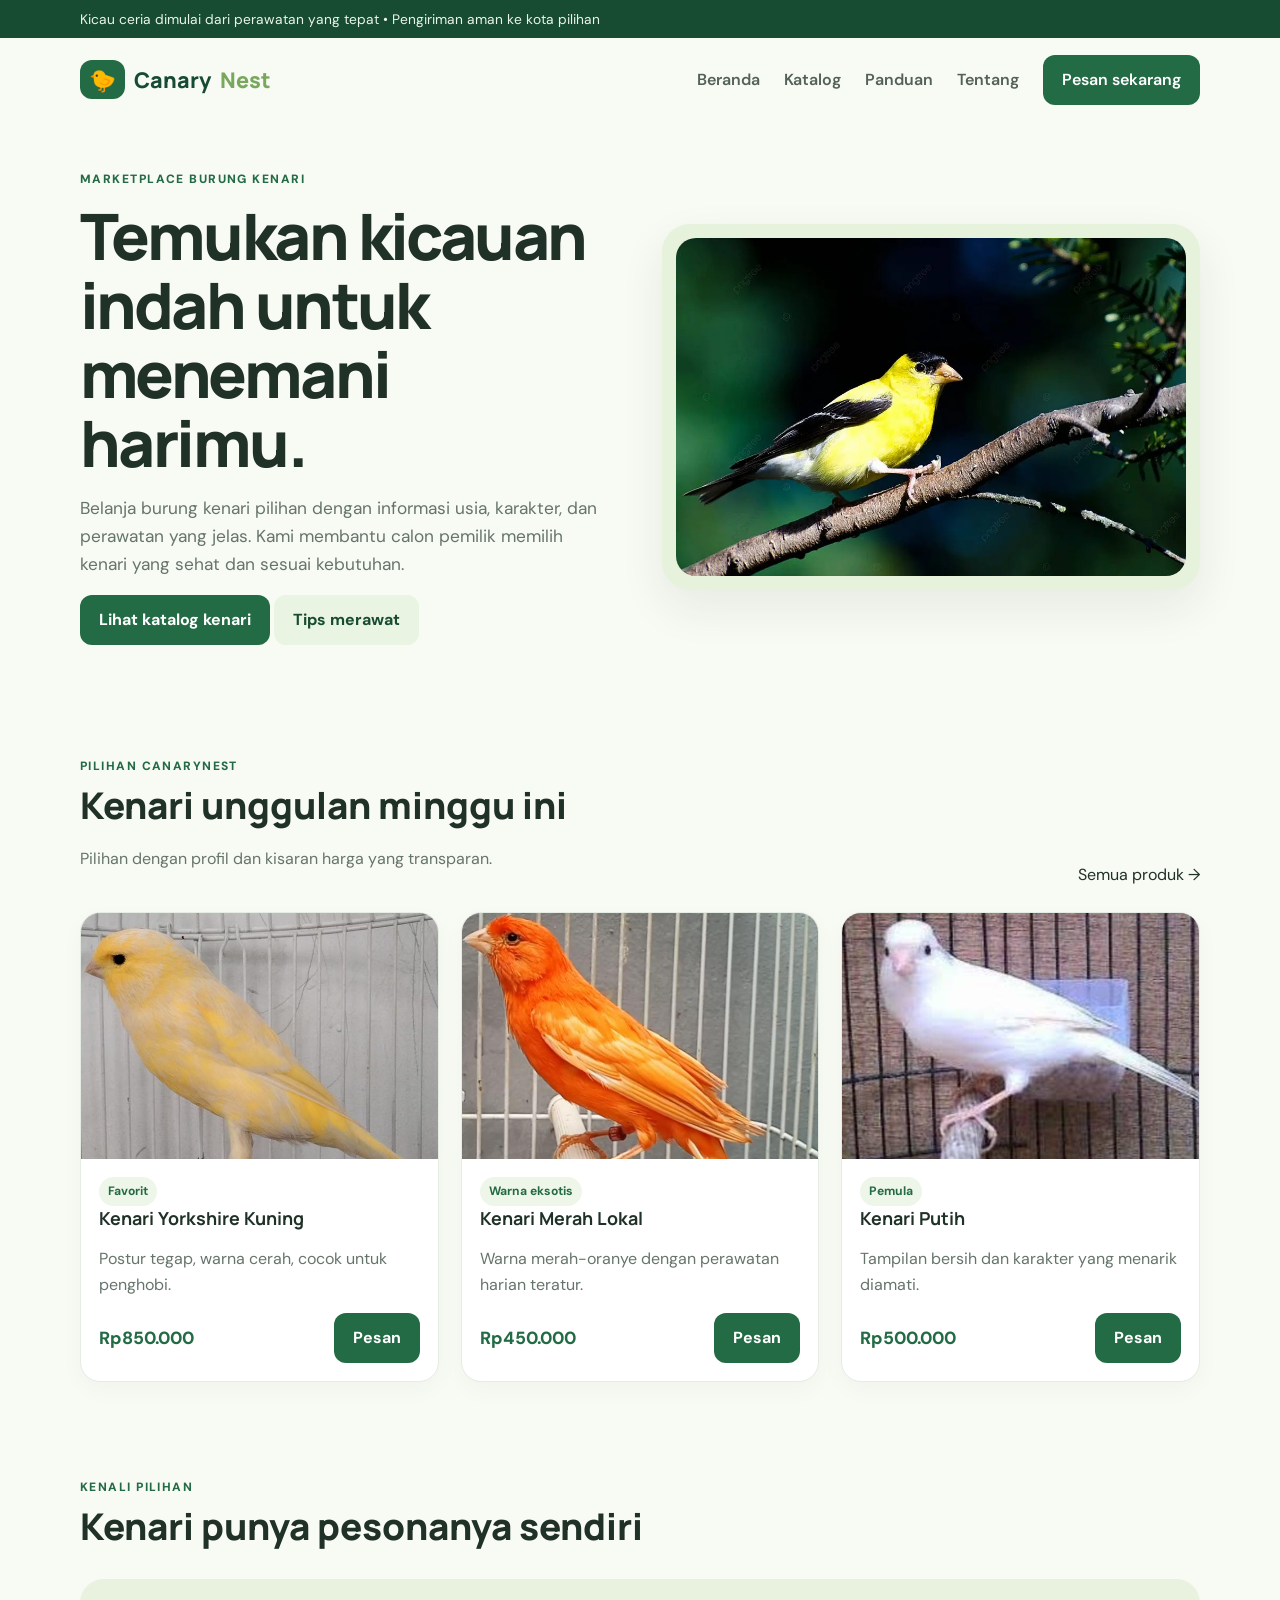
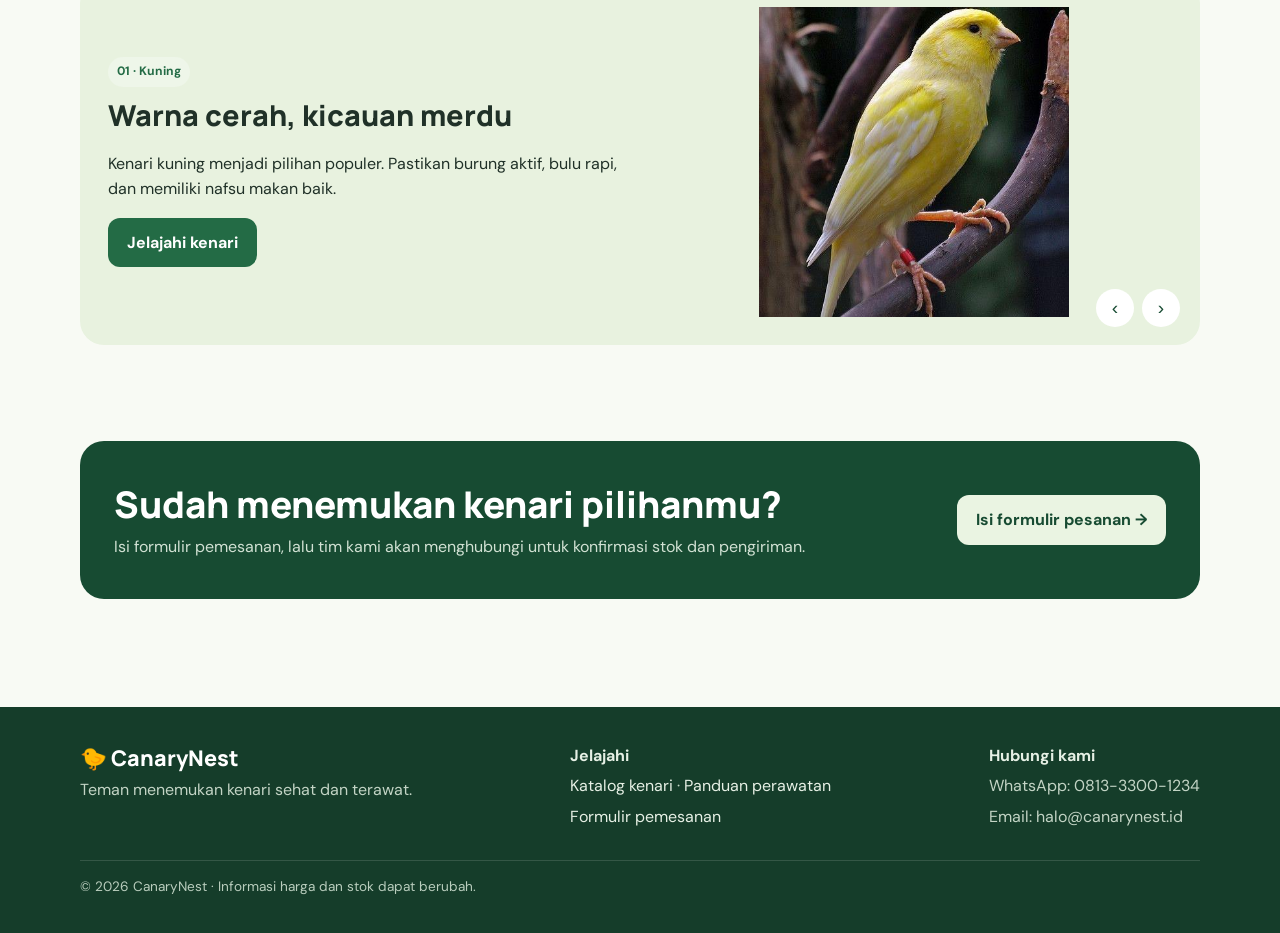
<file: UAS P.WEB/index.html>
<!doctype html>
<html lang="id">
  <head>
    <meta charset="utf-8">
    <meta name="viewport" content="width=device-width, initial-scale=1">
    <title>CanaryNest | Jual Beli Burung Kenari</title>
    <link rel="stylesheet" href="style.css">
  </head>
  <body>
    <div class="topbar">
      <div class="container">
        Kicau ceria dimulai dari perawatan yang tepat • Pengiriman aman ke kota pilihan
      </div>
    </div>

    <header class="container navwrap">
      <a class="brand" href="index.html">
        <span class="brand-mark">🐤</span> Canary<span style="color: #79a85d">Nest</span>
      </a>
      <button class="menu-btn" aria-label="Buka menu" onclick="toggleMenu()">☰</button>
      <nav class="nav" id="mainNav">
        <a href="index.html">Beranda</a>
        <a href="katalog.html">Katalog</a>
        <a href="panduan.html">Panduan</a>
        <a href="tentang.html">Tentang</a>
        <a class="btn" href="pemesanan.html">Pesan sekarang</a>
      </nav>
    </header>

    <main class="container">
      <section class="hero">
        <div>
          <div class="eyebrow">Marketplace burung kenari</div>
          <h1>Temukan kicauan indah untuk menemani harimu.</h1>
          <p>
            Belanja burung kenari pilihan dengan informasi usia, karakter, dan perawatan yang jelas.
            Kami membantu calon pemilik memilih kenari yang sehat dan sesuai kebutuhan.
          </p>
          <a class="btn" href="katalog.html">Lihat katalog kenari</a>
          <a class="btn light" href="panduan.html">Tips merawat</a>
        </div>
        <div class="hero-art">
          <img src="gambar/bertengger.jpg" alt="Burung kenari Emas Amerika kuning bertengger di dahan">
        </div>
      </section>

      <section class="section">
        <div class="section-head">
          <div>
            <div class="eyebrow">Pilihan CanaryNest</div>
            <h2>Kenari unggulan minggu ini</h2>
            <p class="muted">Pilihan dengan profil dan kisaran harga yang transparan.</p>
          </div>
          <a href="katalog.html">Semua produk →</a>
        </div>
        <div class="cards">
          <article class="card">
            <img class="crop-top" src="gambar/yorkshire.jpg" alt="Kenari Yorkshire kuning">
            <div class="card-body">
              <span class="tag">Favorit</span>
              <h3>Kenari Yorkshire Kuning</h3>
              <p class="muted">Postur tegap, warna cerah, cocok untuk penghobi.</p>
              <div class="card-foot">
                <span class="price">Rp850.000</span>
                <a href="pemesanan.html" class="btn">Pesan</a>
              </div>
            </div>
          </article>
          <article class="card">
            <img src="gambar/merahlokal.jpg" alt="Kenari merah lokal">
            <div class="card-body">
              <span class="tag">Warna eksotis</span>
              <h3>Kenari Merah Lokal</h3>
              <p class="muted">Warna merah-oranye dengan perawatan harian teratur.</p>
              <div class="card-foot">
                <span class="price">Rp450.000</span>
                <a href="pemesanan.html" class="btn">Pesan</a>
              </div>
            </div>
          </article>
          <article class="card">
            <img src="gambar/putih.jpg" alt="Kenari putih">
            <div class="card-body">
              <span class="tag">Pemula</span>
              <h3>Kenari Putih</h3>
              <p class="muted">Tampilan bersih dan karakter yang menarik diamati.</p>
              <div class="card-foot">
                <span class="price">Rp500.000</span>
                <a href="pemesanan.html" class="btn">Pesan</a>
              </div>
            </div>
          </article>
        </div>
      </section>

      <section class="section">
        <div class="section-head">
          <div>
            <div class="eyebrow">Kenali pilihan</div>
            <h2>Kenari punya pesonanya sendiri</h2>
          </div>
        </div>
        <div class="carousel">
          <div class="slides">
            <div class="slide">
              <div>
                <span class="tag">01 · Kuning</span>
                <h3>Warna cerah, kicauan merdu</h3>
                <p>
                  Kenari kuning menjadi pilihan populer. Pastikan burung aktif, bulu rapi, dan
                  memiliki nafsu makan baik.
                </p>
                <a class="btn" href="katalog.html">Jelajahi kenari</a>
              </div>
              <img src="gambar/kuning.jpg" alt="Kenari kuning">
            </div>
            <div class="slide">
              <div>
                <span class="tag">02 · Merah</span>
                <h3>Karakter warna yang kuat</h3>
                <p>
                  Kenari merah menarik bagi penghobi yang menyukai variasi warna. Jaga pola pakan
                  dan kebersihan kandang.
                </p>
                <a class="btn" href="panduan.html">Baca panduan</a>
              </div>
              <img src="gambar/merah.jpg" alt="Kenari merah">
            </div>
            <div class="slide">
              <div>
                <span class="tag">03 · Putih</span>
                <h3>Tampilan bersih dan elegan</h3>
                <p>
                  Kenari putih cocok untuk dinikmati keindahan tampilannya. Berikan lingkungan
                  tenang dan sirkulasi udara baik.
                </p>
                <a class="btn" href="pemesanan.html">Tanya ketersediaan</a>
              </div>
              <img src="gambar/putih.jpg" alt="Kenari putih">
            </div>
          </div>
          <div class="carousel-controls">
            <button class="circle-btn" data-prev aria-label="Slide sebelumnya">‹</button>
            <button class="circle-btn" data-next aria-label="Slide berikutnya">›</button>
          </div>
        </div>
      </section>

      <section class="section">
        <div class="banner">
          <div>
            <h2>Sudah menemukan kenari pilihanmu?</h2>
            <p>
              Isi formulir pemesanan, lalu tim kami akan menghubungi untuk konfirmasi stok dan
              pengiriman.
            </p>
          </div>
          <a class="btn light" href="pemesanan.html">Isi formulir pesanan →</a>
        </div>
      </section>
    </main>

    <footer class="footer">
      <div class="container footer-grid">
        <div>
          <div class="brand" style="color: white">🐤 CanaryNest</div>
          <p>Teman menemukan kenari sehat dan terawat.</p>
        </div>
        <div>
          <strong>Jelajahi</strong>
          <p>
            <a href="katalog.html">Katalog kenari</a> ·
            <a href="panduan.html">Panduan perawatan</a>
          </p>
          <p><a href="pemesanan.html">Formulir pemesanan</a></p>
        </div>
        <div>
          <strong>Hubungi kami</strong>
          <p>WhatsApp: 0813-3300-1234</p>
          <p>Email: halo@canarynest.id</p>
        </div>
      </div>
      <div
        class="container"
        style="border-top: 1px solid #ffffff22; margin-top: 25px; padding-top: 15px; font-size: 0.85rem; color: #b9cdbd"
      >
        © 2026 CanaryNest · Informasi harga dan stok dapat berubah.
      </div>
    </footer>
    <script src="assets/site.js"></script>
  </body>
</html>
</file>
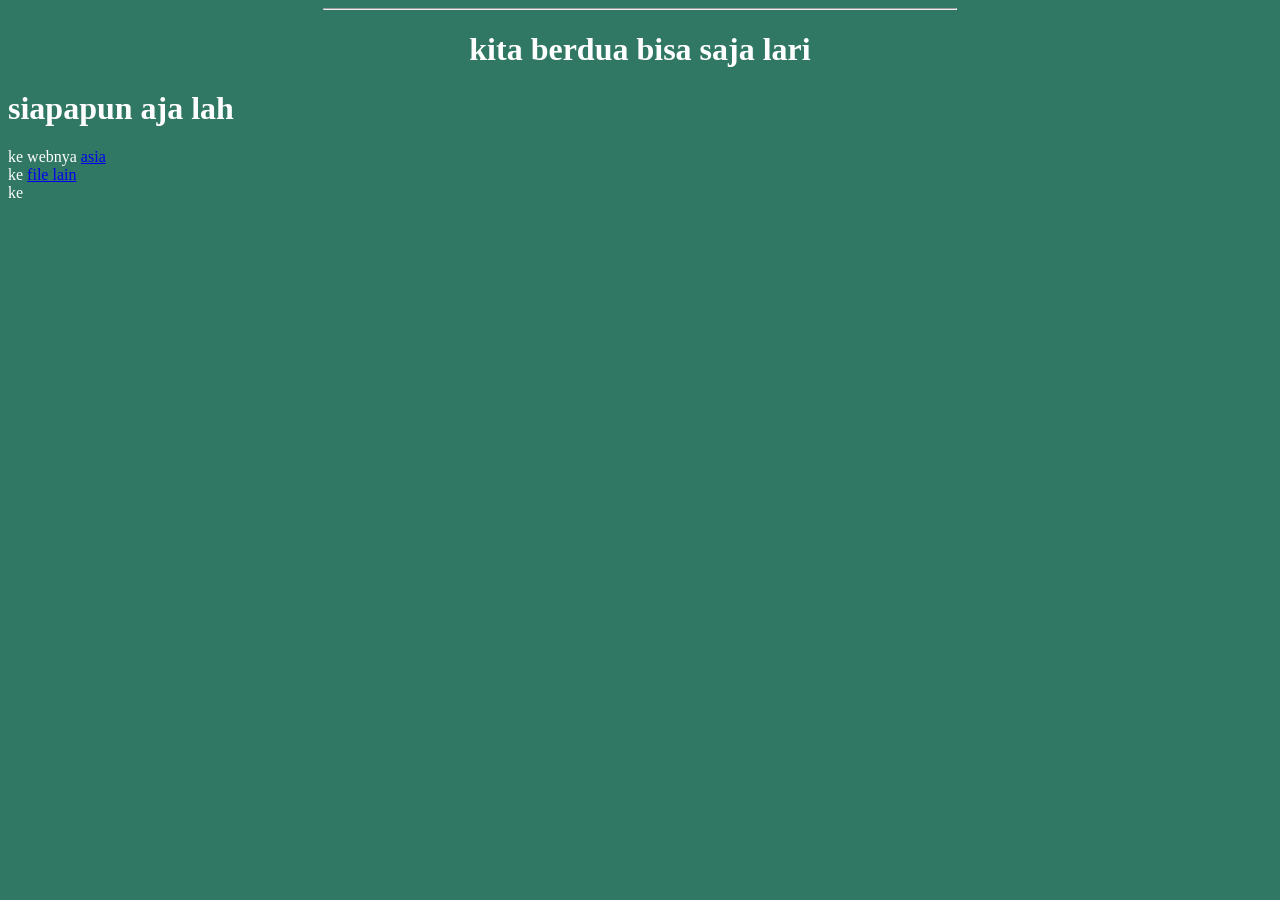
<file: coba1.html>
<!DOCTYPE html>
<html lang="en">
<head>
    <meta charset="UTF-8">
    <meta name="viewport" content="width=device-width, initial-scale=1.0">
    <title>okee baik coba1</title>
</head>
<body bgcolor="#307863" text="white">
    <hr allign="center" width="50%"></i>
    <center><h1>kita berdua bisa saja lari</h1></center>
    <h1>siapapun aja lah</h1>

    <!--hyperlink eksternal anchor-->
    ke webnya <a href="https://asia.ac.id" target="_blank">asia</a><br>
    ke <a href="coba1.html">file lain </a> <br>
    ke <a href="mailto:asia.ac.id"></a> <br>
    <!--hyperlink internal-->
     <a href=""></a>
</body> 
</html>
</file>
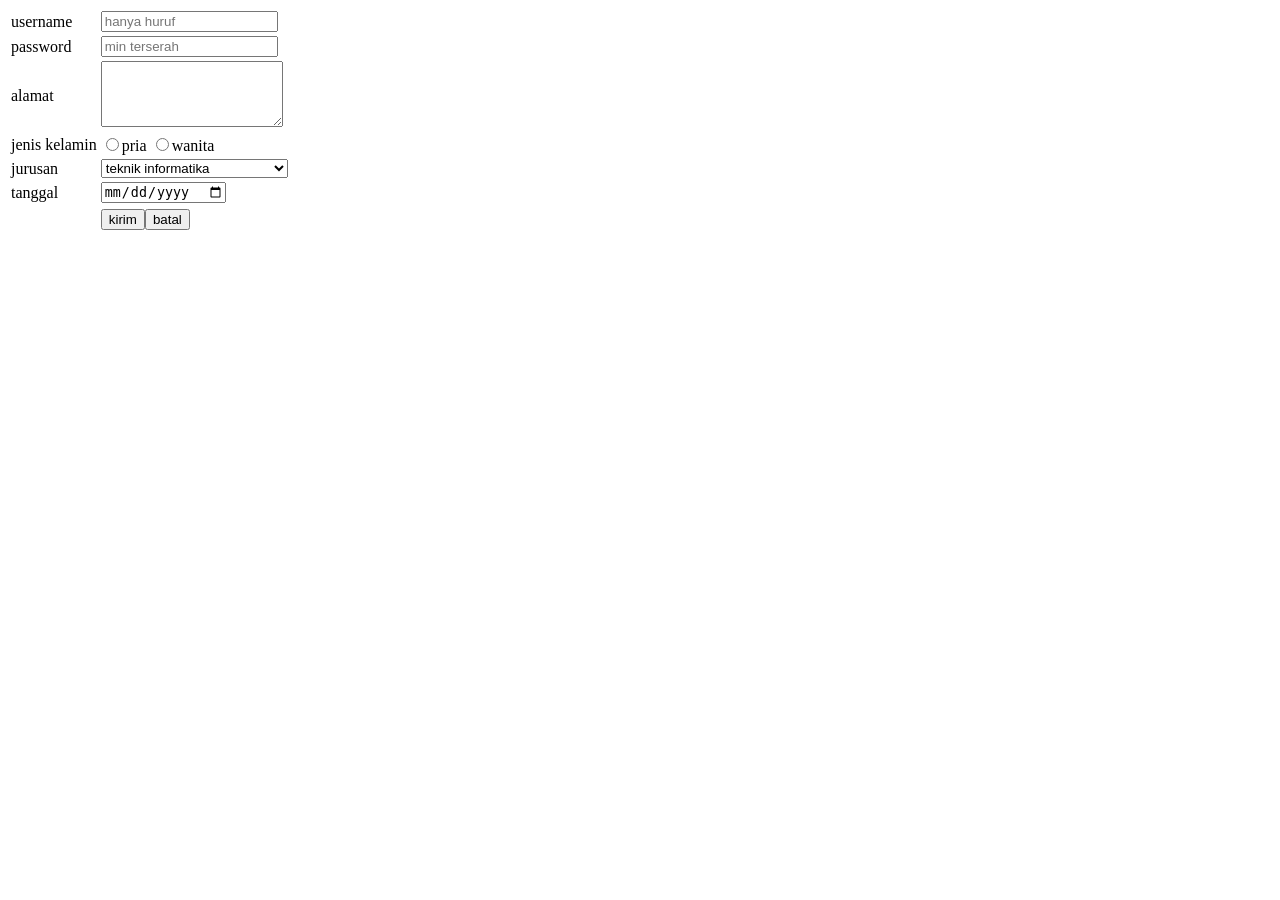
<file: coba2.html>
<!DOCTYPE html>
<html lang="en">
<head>
    <meta charset="UTF-8">
    <meta name="viewport" content="width=\, initial-scale=1.0">
    <title>Document</title>
</head>
<body>
    <form action="" method="post">
    <table>
        <tr>
            <td>username</td>
            <td><input type="text" name="txtuser" id="" placeholder="hanya huruf" pattern="[A-Za-z ]+"></td>
        </tr>

        <tr>
            <td>password</td>
            <td><input type="password" name="txtpass" id="" placeholder="min terserah" pattern="[A-Za-z0-9 ]+ {6,10}"></td>
        </tr>

        <tr>
            <td>alamat</td>
            <td><textarea name="txtalmt" id="" rows="4"></textarea></td>
        </tr>

        <tr>
            <td>jenis kelamin</td>
            <td><input type="radio" name="jkel" id="">pria <input type="radio" name="jkel" id="">wanita</td>
        </tr>

        <tr>
            <td>jurusan</td>
            <td><select name="txtjur" id="">
                <optgroup label="FTD">
                    <option value="TI">teknik informatika</option>
                    <option value="SK">sistem komputer</option>
                    <option value="DKV">Desain komunikasi visual</option>
                </optgroup>
                <optgroup label="FEB">
                    <option value="AK">akuntansi</option>
                    <option value="MAN">manajemen</option>
                </optgroup>
            </select></td>
        </tr>
             <td>tanggal</td>
             <td><input type="date" name="txttgl" id=""></td>
        <tr>            
        </tr>
             <td></td>
             <td><input type="submit" value="kirim" name="cmdkirim"><input type="reset" value="batal" name="cmdbatal"></td>
    </table>
    </form>   
</body>
</html>
</file>
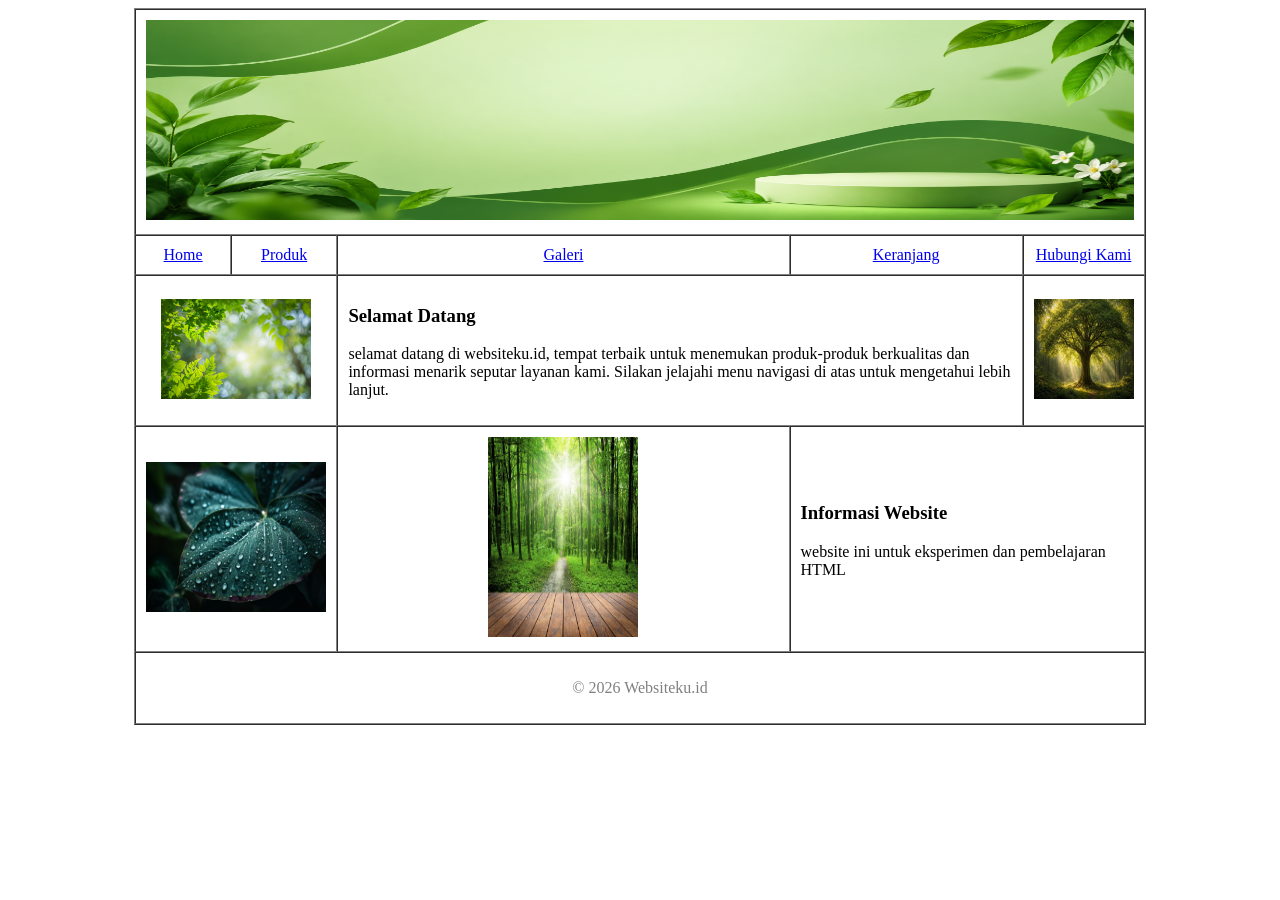
<file: tugas 1/tugas1.html>
<!DOCTYPE html>
<html lang="id">
<head>
    <meta charset="UTF-8">
    <title>hijauku.id</title>
</head>

<body bgcolor="white">

    <!-- LAYOUT UTAMA -->
    <table border="1" width="80%" align="center"
           cellpadding="10" cellspacing="0">

        <!-- HEADER / BANNER -->
        <tr>
            <td colspan="5" align="center">
                <img src="inbox.html/banner.jpg"
                     alt="Banner Website"
                     width="100%" height="200">
            </td>
        </tr>

        <!-- MENU NAVIGASI -->
        <tr align="center">
            <td>
                <a href="index.html">Home</a>
            </td>

            <td>
                <a href="produk.html">Produk</a>
            </td>

            <td>
                <a href="galeri.html">Galeri</a>
            </td>

            <td>
                <a href="keranjang.html">Keranjang</a>
            </td>

            <td>
                <a href="hubungi.html">Hubungi Kami</a>
            </td>
        </tr>

        <!-- KONTEN BAGIAN PERTAMA -->
        <tr>
            <td colspan="2" align="center">
                <img src="inbox.html/foto1.jpg"
                     alt="Foto Pertama"
                     width="150" height="100">
            </td>

            <td colspan="2">
                <h3>Selamat Datang</h3>
                <p>
                    selamat datang di websiteku.id, tempat terbaik untuk menemukan produk-produk berkualitas 
                    dan informasi menarik seputar layanan kami. 
                    Silakan jelajahi menu navigasi di atas untuk mengetahui lebih lanjut.
                </p>
            </td>

            <td align="center">
                <img src="inbox.html/foto2.jpg"
                     alt="Foto Kedua"
                     width="100" height="100">
            </td>
        </tr>

        <!-- KONTEN BAGIAN KEDUA -->
        <tr>
            <td colspan="2" align="center">
                <img src="inbox.html/foto3.jpg"
                     alt="Foto Ketiga"
                     width="180" height="150">
            </td>

            <td align="center">
                <img src="inbox.html/foto4.jpg"
                     alt="Foto Keempat"
                     width="150" height="200">
            </td>

            <td colspan="2">
                <h3>Informasi Website</h3>
                <p>
                    website ini untuk eksperimen dan pembelajaran HTML
                </p>
            </td>
        </tr>

        <!-- FOOTER -->
        <tr>
            <td colspan="5" align="center">
                <p>
                    <font color="gray">
                        &copy; 2026 Websiteku.id
                    </font>
                </p>
            </td>
        </tr>

    </table>

</body>
</html>
</file>
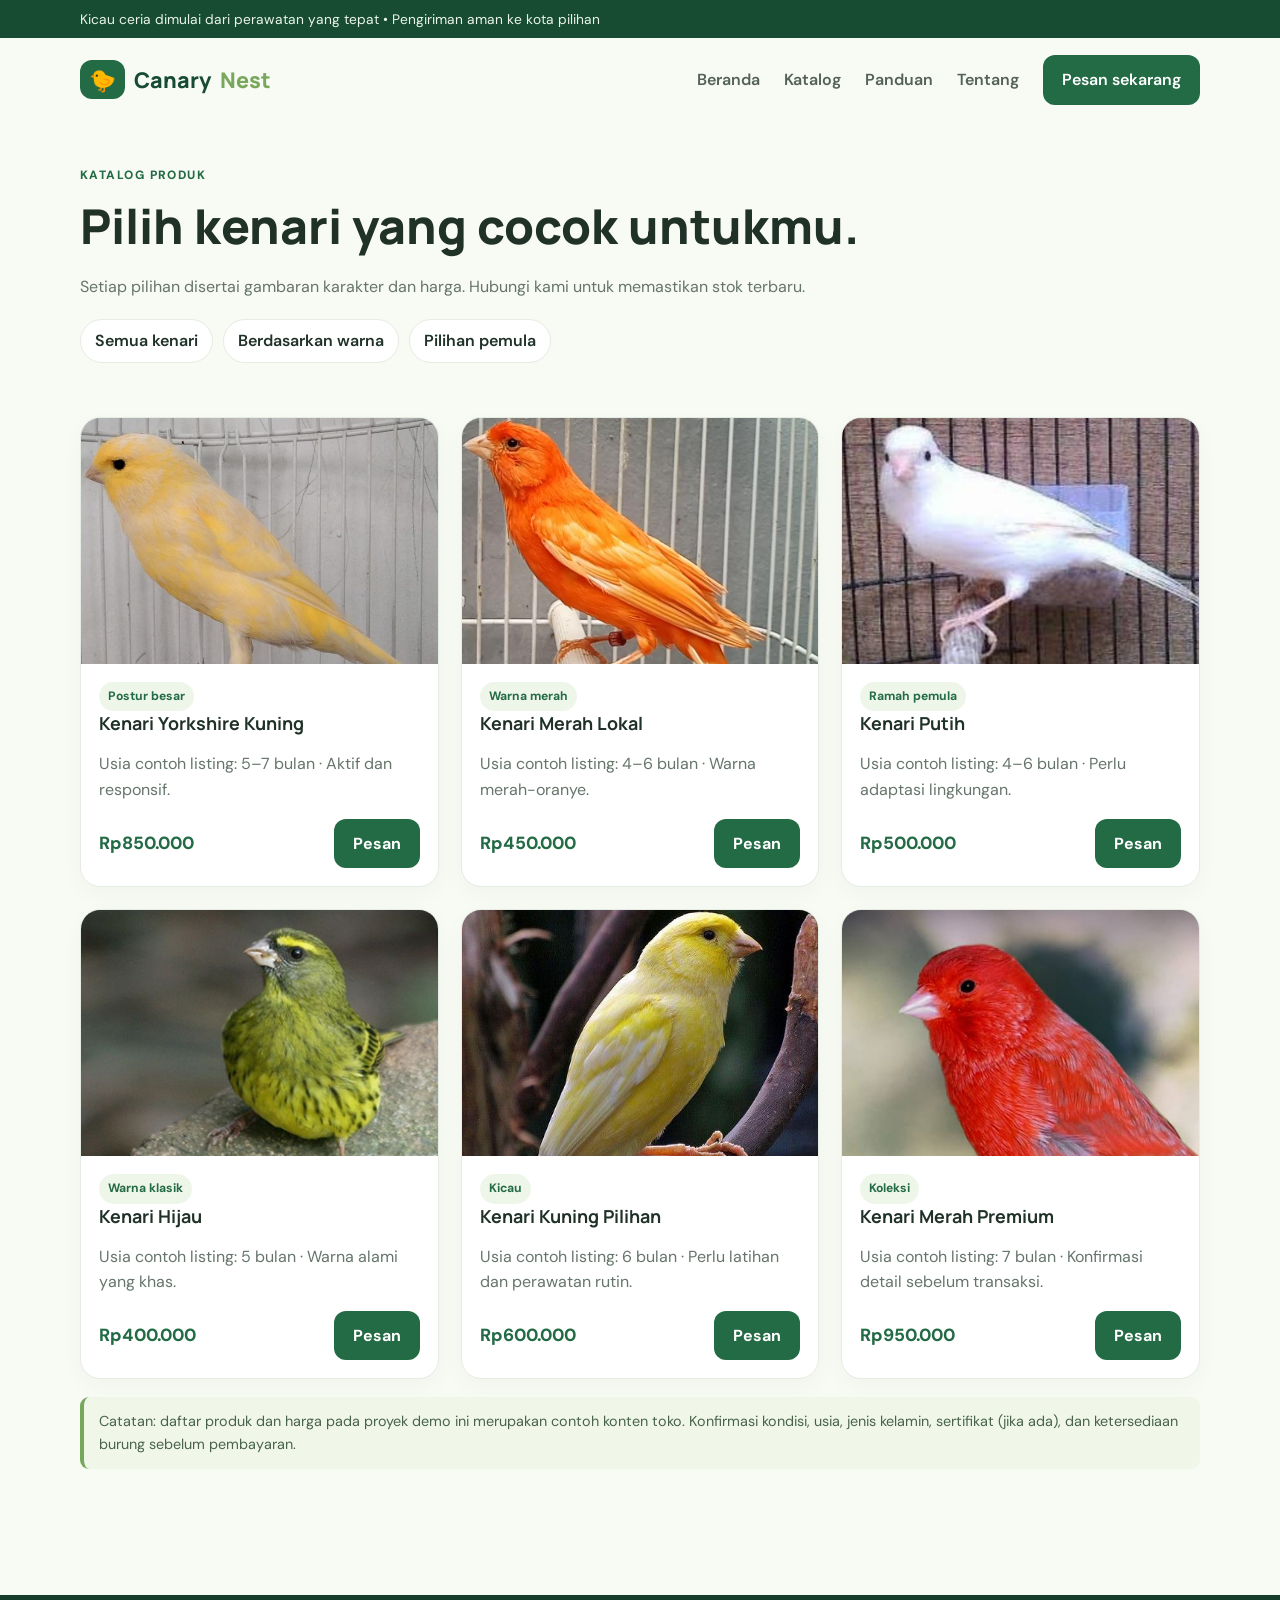
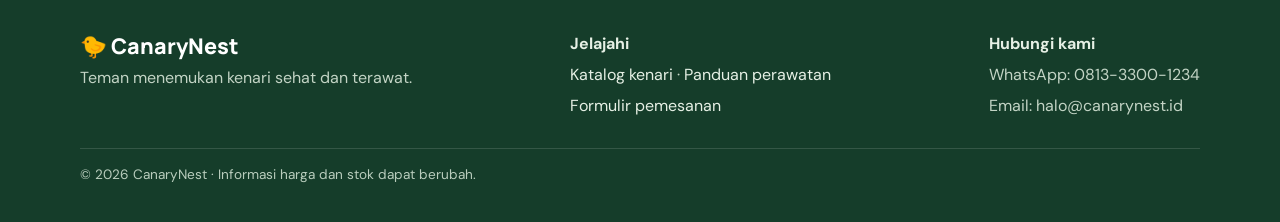
<file: UAS P.WEB/katalog.html>
<!doctype html>
<html lang="id">
  <head>
    <meta charset="utf-8">
    <meta name="viewport" content="width=device-width, initial-scale=1">
    <title>Katalog Kenari | CanaryNest</title>
    <link rel="stylesheet" href="style.css">
  </head>
  <body>
    <div class="topbar">
      <div class="container">
        Kicau ceria dimulai dari perawatan yang tepat • Pengiriman aman ke kota pilihan
      </div>
    </div>

    <header class="container navwrap">
      <a class="brand" href="index.html">
        <span class="brand-mark">🐤</span> Canary<span style="color: #79a85d">Nest</span>
      </a>
      <button class="menu-btn" aria-label="Buka menu" onclick="toggleMenu()">☰</button>
      <nav class="nav" id="mainNav">
        <a href="index.html">Beranda</a>
        <a href="katalog.html">Katalog</a>
        <a href="panduan.html">Panduan</a>
        <a href="tentang.html">Tentang</a>
        <a class="btn" href="pemesanan.html">Pesan sekarang</a>
      </nav>
    </header>

    <main class="container">
      <section class="page-hero">
        <div class="eyebrow">Katalog produk</div>
        <h1>Pilih kenari yang cocok untukmu.</h1>
        <p class="muted">
          Setiap pilihan disertai gambaran karakter dan harga. Hubungi kami untuk memastikan stok
          terbaru.
        </p>
        <div class="filters">
          <a href="#semua">Semua kenari</a>
          <a href="#warna">Berdasarkan warna</a>
          <a href="#pemula">Pilihan pemula</a>
        </div>
      </section>

      <section id="semua" class="section" style="padding-top: 10px">
        <div class="cards">
          <article class="card">
            <img class="crop-top" src="gambar/yorkshire.jpg" alt="Kenari Yorkshire kuning">
            <div class="card-body">
              <span class="tag">Postur besar</span>
              <h3>Kenari Yorkshire Kuning</h3>
              <p class="muted">Usia contoh listing: 5–7 bulan · Aktif dan responsif.</p>
              <div class="card-foot">
                <span class="price">Rp850.000</span>
                <a class="btn" href="pemesanan.html">Pesan</a>
              </div>
            </div>
          </article>
          <article class="card" id="warna">
            <img src="gambar/merahlokal.jpg" alt="Kenari merah lokal">
            <div class="card-body">
              <span class="tag">Warna merah</span>
              <h3>Kenari Merah Lokal</h3>
              <p class="muted">Usia contoh listing: 4–6 bulan · Warna merah-oranye.</p>
              <div class="card-foot">
                <span class="price">Rp450.000</span>
                <a class="btn" href="pemesanan.html">Pesan</a>
              </div>
            </div>
          </article>
          <article class="card" id="pemula">
            <img src="gambar/putih.jpg" alt="Kenari putih">
            <div class="card-body">
              <span class="tag">Ramah pemula</span>
              <h3>Kenari Putih</h3>
              <p class="muted">Usia contoh listing: 4–6 bulan · Perlu adaptasi lingkungan.</p>
              <div class="card-foot">
                <span class="price">Rp500.000</span>
                <a class="btn" href="pemesanan.html">Pesan</a>
              </div>
            </div>
          </article>
          <article class="card">
            <img class="crop-top" src="gambar/hijau.jpg" alt="Kenari hijau">
            <div class="card-body">
              <span class="tag">Warna klasik</span>
              <h3>Kenari Hijau</h3>
              <p class="muted">Usia contoh listing: 5 bulan · Warna alami yang khas.</p>
              <div class="card-foot">
                <span class="price">Rp400.000</span>
                <a class="btn" href="pemesanan.html">Pesan</a>
              </div>
            </div>
          </article>
          <article class="card">
            <img class="crop-top" src="gambar/kuning.jpg" alt="Kenari kuning pilihan">
            <div class="card-body">
              <span class="tag">Kicau</span>
              <h3>Kenari Kuning Pilihan</h3>
              <p class="muted">Usia contoh listing: 6 bulan · Perlu latihan dan perawatan rutin.</p>
              <div class="card-foot">
                <span class="price">Rp600.000</span>
                <a class="btn" href="pemesanan.html">Pesan</a>
              </div>
            </div>
          </article>
          <article class="card">
            <img src="gambar/merah.jpg" alt="Kenari merah premium">
            <div class="card-body">
              <span class="tag">Koleksi</span>
              <h3>Kenari Merah Premium</h3>
              <p class="muted">Usia contoh listing: 7 bulan · Konfirmasi detail sebelum transaksi.</p>
              <div class="card-foot">
                <span class="price">Rp950.000</span>
                <a class="btn" href="pemesanan.html">Pesan</a>
              </div>
            </div>
          </article>
        </div>
        <div class="notice">
          Catatan: daftar produk dan harga pada proyek demo ini merupakan contoh konten toko.
          Konfirmasi kondisi, usia, jenis kelamin, sertifikat (jika ada), dan ketersediaan burung
          sebelum pembayaran.
        </div>
      </section>
    </main>

    <footer class="footer">
      <div class="container footer-grid">
        <div>
          <div class="brand" style="color: white">🐤 CanaryNest</div>
          <p>Teman menemukan kenari sehat dan terawat.</p>
        </div>
        <div>
          <strong>Jelajahi</strong>
          <p>
            <a href="katalog.html">Katalog kenari</a> ·
            <a href="panduan.html">Panduan perawatan</a>
          </p>
          <p><a href="pemesanan.html">Formulir pemesanan</a></p>
        </div>
        <div>
          <strong>Hubungi kami</strong>
          <p>WhatsApp: 0813-3300-1234</p>
          <p>Email: halo@canarynest.id</p>
        </div>
      </div>
      <div
        class="container"
        style="border-top: 1px solid #ffffff22; margin-top: 25px; padding-top: 15px; font-size: 0.85rem; color: #b9cdbd"
      >
        © 2026 CanaryNest · Informasi harga dan stok dapat berubah.
      </div>
    </footer>
    <script src="assets/site.js"></script>
  </body>
</html>
</file>
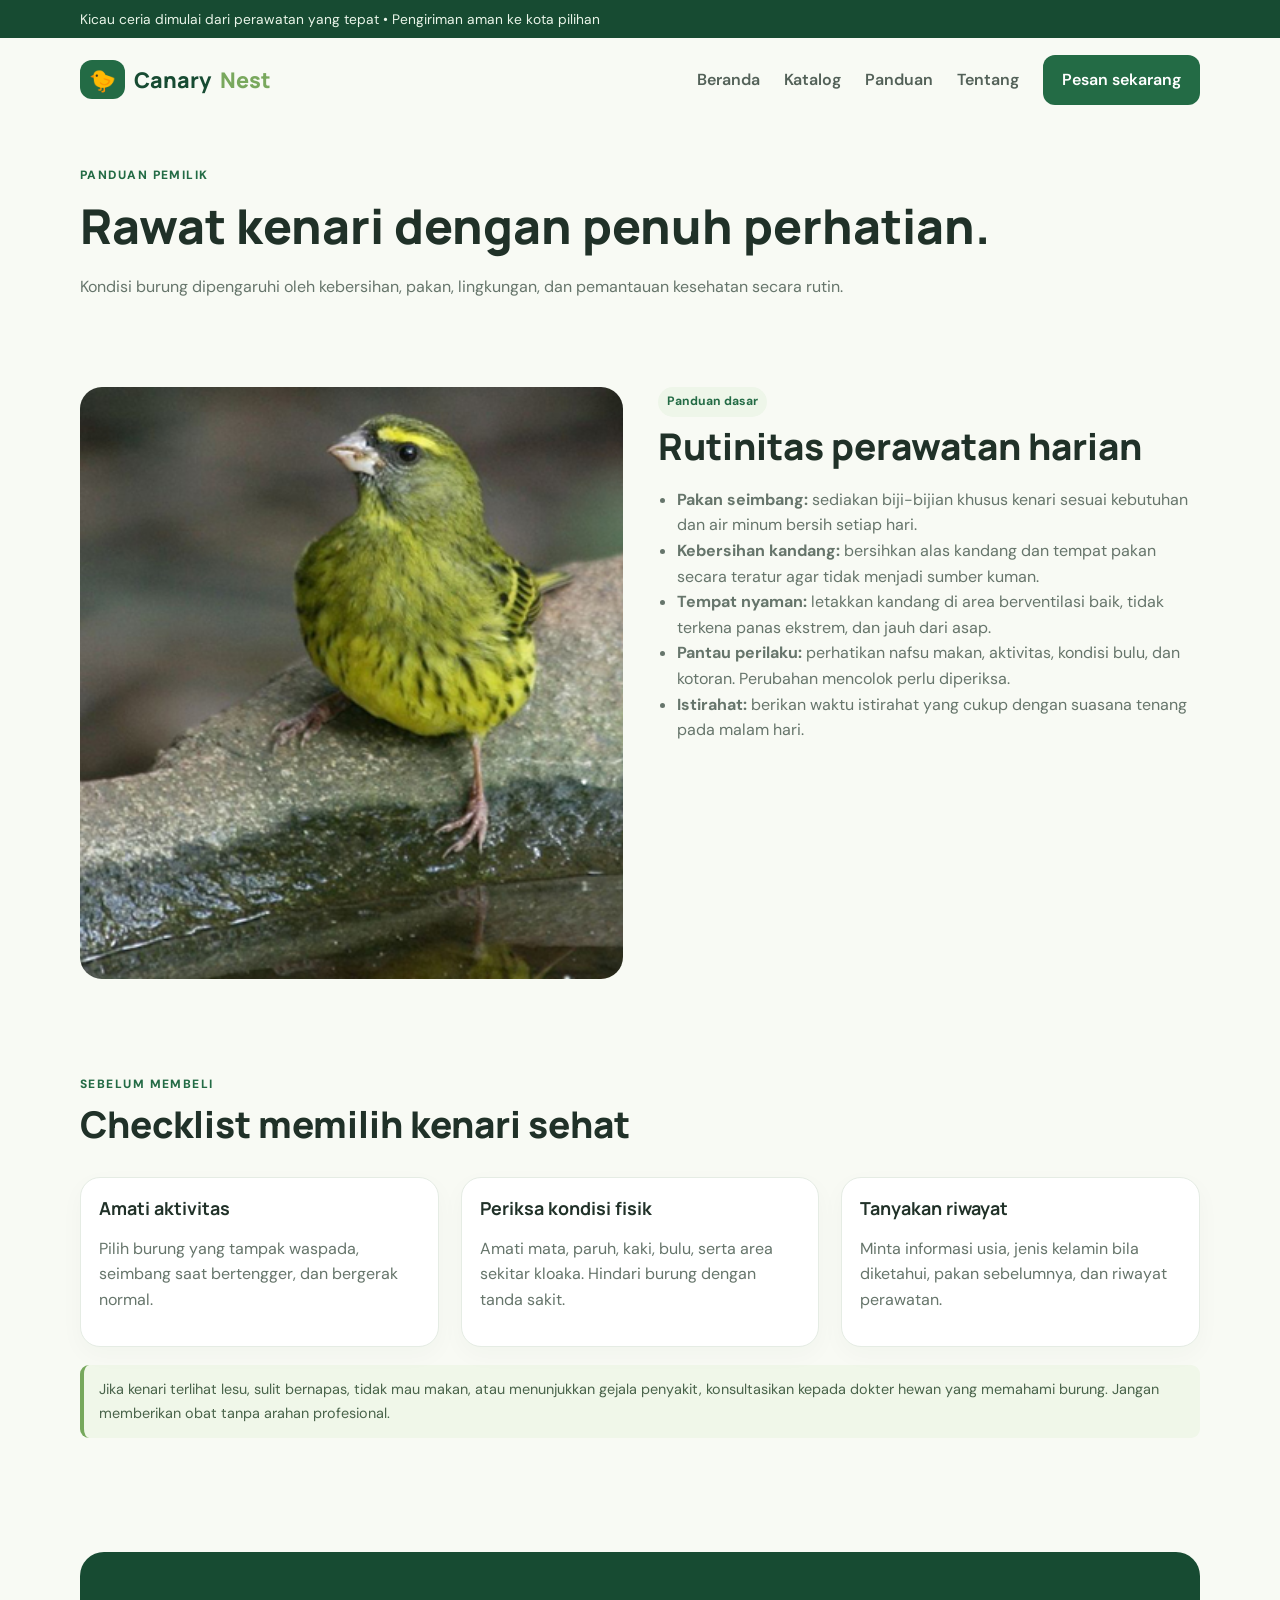
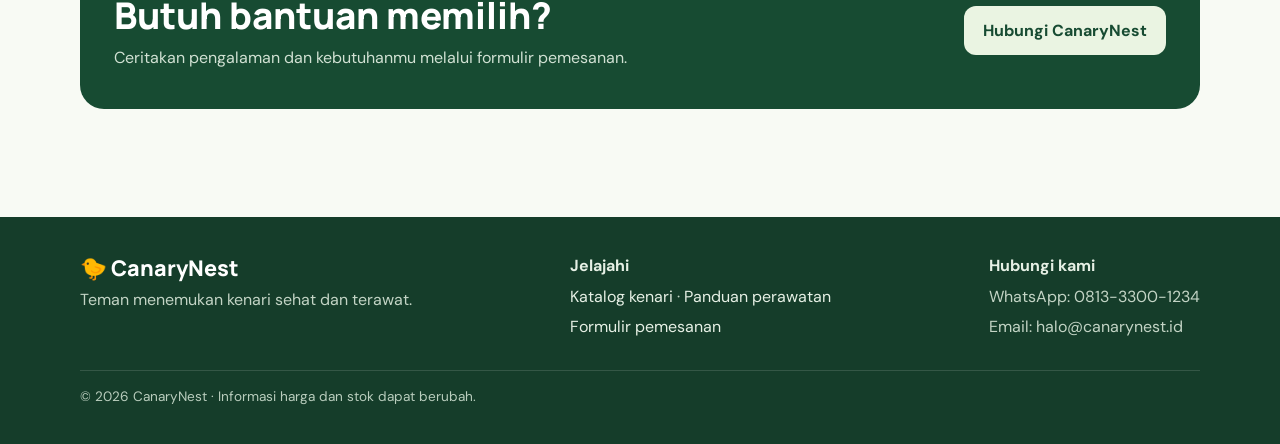
<file: UAS P.WEB/panduan.html>
<!doctype html>
<html lang="id">
  <head>
    <meta charset="utf-8">
    <meta name="viewport" content="width=device-width, initial-scale=1">
    <title>Panduan Perawatan | CanaryNest</title>
    <link rel="stylesheet" href="style.css">
  </head>
  <body>
    <div class="topbar">
      <div class="container">
        Kicau ceria dimulai dari perawatan yang tepat • Pengiriman aman ke kota pilihan
      </div>
    </div>

    <header class="container navwrap">
      <a class="brand" href="index.html">
        <span class="brand-mark">🐤</span> Canary<span style="color: #79a85d">Nest</span>
      </a>
      <button class="menu-btn" aria-label="Buka menu" onclick="toggleMenu()">☰</button>
      <nav class="nav" id="mainNav">
        <a href="index.html">Beranda</a>
        <a href="katalog.html">Katalog</a>
        <a href="panduan.html">Panduan</a>
        <a href="tentang.html">Tentang</a>
        <a class="btn" href="pemesanan.html">Pesan sekarang</a>
      </nav>
    </header>

    <main class="container">
      <section class="page-hero">
        <div class="eyebrow">Panduan pemilik</div>
        <h1>Rawat kenari dengan penuh perhatian.</h1>
        <p class="muted">
          Kondisi burung dipengaruhi oleh kebersihan, pakan, lingkungan, dan pemantauan kesehatan
          secara rutin.
        </p>
      </section>

      <section class="detail-grid section">
        <img src="gambar/hijau.jpg" alt="Burung kenari hijau bertengger">
        <div>
          <span class="tag">Panduan dasar</span>
          <h2>Rutinitas perawatan harian</h2>
          <ul class="detail-list">
            <li>
              <b>Pakan seimbang:</b> sediakan biji-bijian khusus kenari sesuai kebutuhan dan air
              minum bersih setiap hari.
            </li>
            <li>
              <b>Kebersihan kandang:</b> bersihkan alas kandang dan tempat pakan secara teratur agar
              tidak menjadi sumber kuman.
            </li>
            <li>
              <b>Tempat nyaman:</b> letakkan kandang di area berventilasi baik, tidak terkena panas
              ekstrem, dan jauh dari asap.
            </li>
            <li>
              <b>Pantau perilaku:</b> perhatikan nafsu makan, aktivitas, kondisi bulu, dan kotoran.
              Perubahan mencolok perlu diperiksa.
            </li>
            <li>
              <b>Istirahat:</b> berikan waktu istirahat yang cukup dengan suasana tenang pada malam
              hari.
            </li>
          </ul>
        </div>
      </section>

      <section class="section">
        <div class="section-head">
          <div>
            <div class="eyebrow">Sebelum membeli</div>
            <h2>Checklist memilih kenari sehat</h2>
          </div>
        </div>
        <div class="cards">
          <article class="card">
            <div class="card-body">
              <h3>Amati aktivitas</h3>
              <p class="muted">
                Pilih burung yang tampak waspada, seimbang saat bertengger, dan bergerak normal.
              </p>
            </div>
          </article>
          <article class="card">
            <div class="card-body">
              <h3>Periksa kondisi fisik</h3>
              <p class="muted">
                Amati mata, paruh, kaki, bulu, serta area sekitar kloaka. Hindari burung dengan tanda
                sakit.
              </p>
            </div>
          </article>
          <article class="card">
            <div class="card-body">
              <h3>Tanyakan riwayat</h3>
              <p class="muted">
                Minta informasi usia, jenis kelamin bila diketahui, pakan sebelumnya, dan riwayat
                perawatan.
              </p>
            </div>
          </article>
        </div>
        <div class="notice">
          Jika kenari terlihat lesu, sulit bernapas, tidak mau makan, atau menunjukkan gejala
          penyakit, konsultasikan kepada dokter hewan yang memahami burung. Jangan memberikan obat
          tanpa arahan profesional.
        </div>
      </section>

      <section class="section">
        <div class="banner">
          <div>
            <h2>Butuh bantuan memilih?</h2>
            <p>Ceritakan pengalaman dan kebutuhanmu melalui formulir pemesanan.</p>
          </div>
          <a class="btn light" href="pemesanan.html">Hubungi CanaryNest</a>
        </div>
      </section>
    </main>

    <footer class="footer">
      <div class="container footer-grid">
        <div>
          <div class="brand" style="color: white">🐤 CanaryNest</div>
          <p>Teman menemukan kenari sehat dan terawat.</p>
        </div>
        <div>
          <strong>Jelajahi</strong>
          <p>
            <a href="katalog.html">Katalog kenari</a> ·
            <a href="panduan.html">Panduan perawatan</a>
          </p>
          <p><a href="pemesanan.html">Formulir pemesanan</a></p>
        </div>
        <div>
          <strong>Hubungi kami</strong>
          <p>WhatsApp: 0813-3300-1234</p>
          <p>Email: halo@canarynest.id</p>
        </div>
      </div>
      <div
        class="container"
        style="border-top: 1px solid #ffffff22; margin-top: 25px; padding-top: 15px; font-size: 0.85rem; color: #b9cdbd"
      >
        © 2026 CanaryNest · Informasi harga dan stok dapat berubah.
      </div>
    </footer>
    <script src="assets/site.js"></script>
  </body>
</html>
</file>
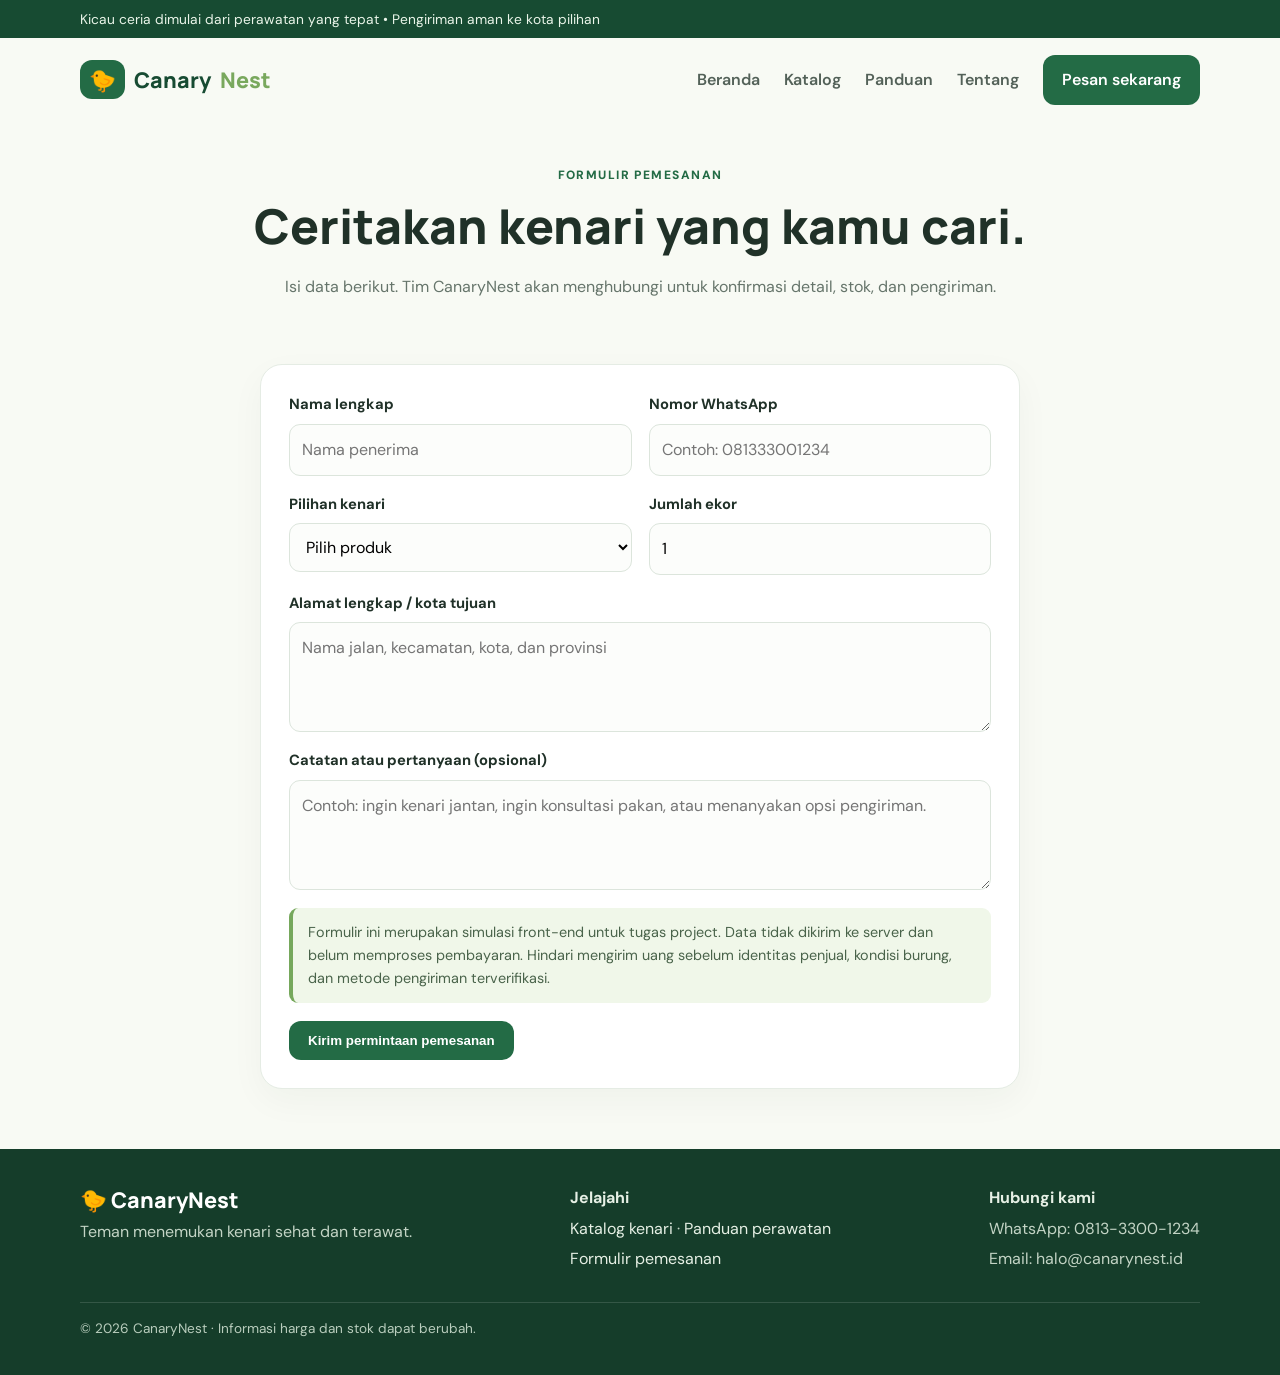
<file: UAS P.WEB/pemesanan.html>
<!doctype html>
<html lang="id">
  <head>
    <meta charset="utf-8">
    <meta name="viewport" content="width=device-width, initial-scale=1">
    <title>Pemesanan Kenari | CanaryNest</title>
    <link rel="stylesheet" href="style.css">
  </head>
  <body>
    <div class="topbar">
      <div class="container">
        Kicau ceria dimulai dari perawatan yang tepat • Pengiriman aman ke kota pilihan
      </div>
    </div>

    <header class="container navwrap">
      <a class="brand" href="index.html">
        <span class="brand-mark">🐤</span> Canary<span style="color: #79a85d">Nest</span>
      </a>
      <button class="menu-btn" aria-label="Buka menu" onclick="toggleMenu()">☰</button>
      <nav class="nav" id="mainNav">
        <a href="index.html">Beranda</a>
        <a href="katalog.html">Katalog</a>
        <a href="panduan.html">Panduan</a>
        <a href="tentang.html">Tentang</a>
        <a class="btn" href="pemesanan.html">Pesan sekarang</a>
      </nav>
    </header>

    <main class="container">
      <section class="page-hero" style="text-align: center">
        <div class="eyebrow">Formulir pemesanan</div>
        <h1>Ceritakan kenari yang kamu cari.</h1>
        <p class="muted">
          Isi data berikut. Tim CanaryNest akan menghubungi untuk konfirmasi detail, stok, dan
          pengiriman.
        </p>
      </section>

      <section class="form-wrap">
        <form id="orderForm">
          <div class="form-grid">
            <div class="field">
              <label for="nama">Nama lengkap</label>
              <input id="nama" name="nama" required placeholder="Nama penerima">
            </div>
            <div class="field">
              <label for="telepon">Nomor WhatsApp</label>
              <input
                id="telepon"
                name="telepon"
                type="tel"
                required
                pattern="[0-9+ -]{9,16}"
                placeholder="Contoh: 081333001234"
              >
            </div>
            <div class="field">
              <label for="burung">Pilihan kenari</label>
              <select id="burung" name="burung" required>
                <option value="">Pilih produk</option>
                <option>Kenari Yorkshire Kuning — Rp850.000</option>
                <option>Kenari Merah Lokal — Rp450.000</option>
                <option>Kenari Putih — Rp500.000</option>
                <option>Kenari Hijau — Rp400.000</option>
                <option>Kenari Kuning Pilihan — Rp600.000</option>
                <option>Kenari Merah Premium — Rp950.000</option>
                <option>Konsultasi pilihan terlebih dahulu</option>
              </select>
            </div>
            <div class="field">
              <label for="jumlah">Jumlah ekor</label>
              <input id="jumlah" name="jumlah" type="number" min="1" max="10" value="1" required>
            </div>
            <div class="field full">
              <label for="alamat">Alamat lengkap / kota tujuan</label>
              <textarea
                id="alamat"
                name="alamat"
                required
                placeholder="Nama jalan, kecamatan, kota, dan provinsi"
              ></textarea>
            </div>
            <div class="field full">
              <label for="catatan">Catatan atau pertanyaan (opsional)</label>
              <textarea
                id="catatan"
                name="catatan"
                placeholder="Contoh: ingin kenari jantan, ingin konsultasi pakan, atau menanyakan opsi pengiriman."
              ></textarea>
            </div>
          </div>
          <div class="notice">
            Formulir ini merupakan simulasi front-end untuk tugas project. Data tidak dikirim ke
            server dan belum memproses pembayaran. Hindari mengirim uang sebelum identitas penjual,
            kondisi burung, dan metode pengiriman terverifikasi.
          </div>
          <button class="btn" type="submit">Kirim permintaan pemesanan</button>
          <p id="successMessage" class="notice" hidden role="status"></p>
        </form>
      </section>
    </main>

    <footer class="footer">
      <div class="container footer-grid">
        <div>
          <div class="brand" style="color: white">🐤 CanaryNest</div>
          <p>Teman menemukan kenari sehat dan terawat.</p>
        </div>
        <div>
          <strong>Jelajahi</strong>
          <p>
            <a href="katalog.html">Katalog kenari</a> ·
            <a href="panduan.html">Panduan perawatan</a>
          </p>
          <p><a href="pemesanan.html">Formulir pemesanan</a></p>
        </div>
        <div>
          <strong>Hubungi kami</strong>
          <p>WhatsApp: 0813-3300-1234</p>
          <p>Email: halo@canarynest.id</p>
        </div>
      </div>
      <div
        class="container"
        style="border-top: 1px solid #ffffff22; margin-top: 25px; padding-top: 15px; font-size: 0.85rem; color: #b9cdbd"
      >
        © 2026 CanaryNest · Informasi harga dan stok dapat berubah.
      </div>
    </footer>
    <script src="assets/site.js"></script>
  </body>
</html>
</file>
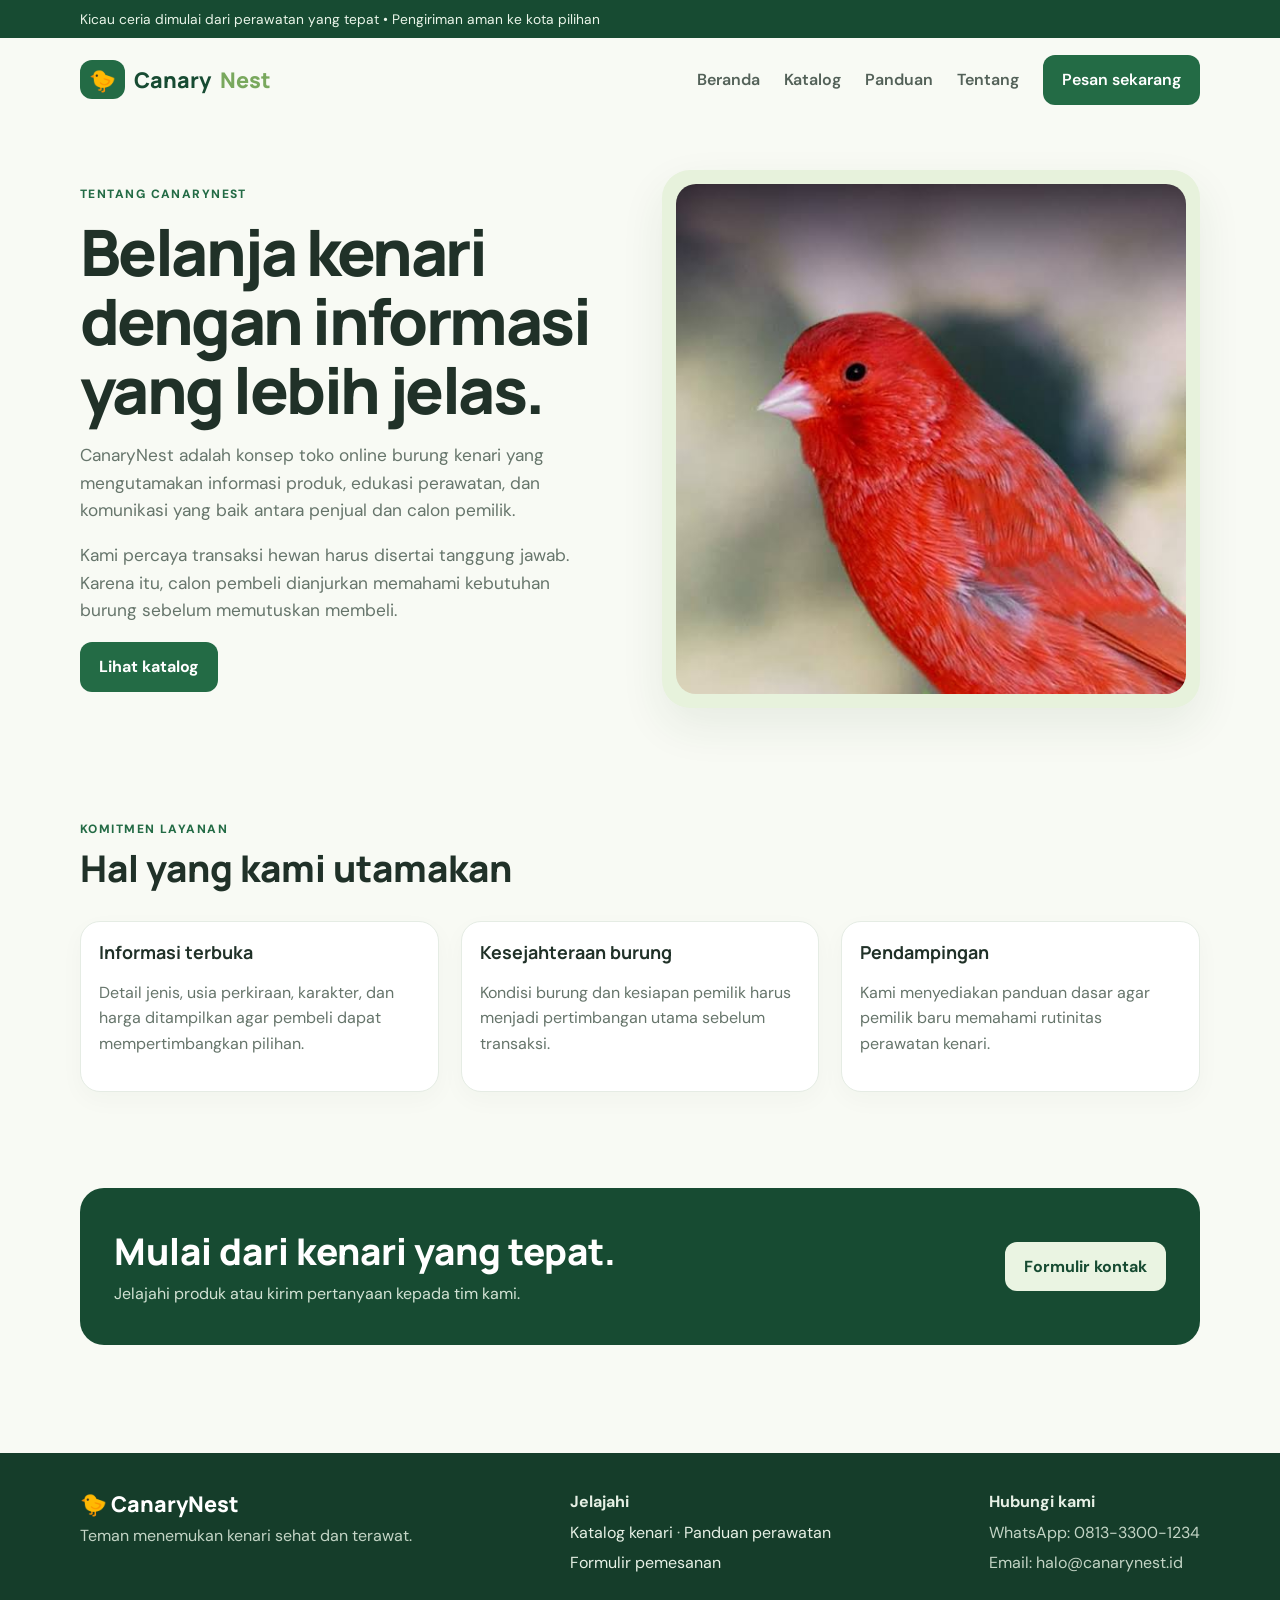
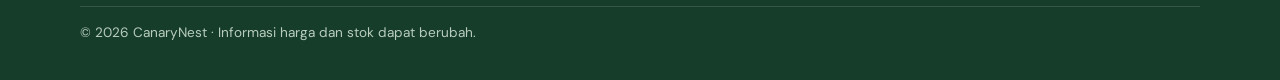
<file: UAS P.WEB/tentang.html>
<!doctype html>
<html lang="id">
  <head>
    <meta charset="utf-8">
    <meta name="viewport" content="width=device-width, initial-scale=1">
    <title>Tentang Kami | CanaryNest</title>
    <link rel="stylesheet" href="style.css">
  </head>
  <body>
    <div class="topbar">
      <div class="container">
        Kicau ceria dimulai dari perawatan yang tepat • Pengiriman aman ke kota pilihan
      </div>
    </div>

    <header class="container navwrap">
      <a class="brand" href="index.html">
        <span class="brand-mark">🐤</span> Canary<span style="color: #79a85d">Nest</span>
      </a>
      <button class="menu-btn" aria-label="Buka menu" onclick="toggleMenu()">☰</button>
      <nav class="nav" id="mainNav">
        <a href="index.html">Beranda</a>
        <a href="katalog.html">Katalog</a>
        <a href="panduan.html">Panduan</a>
        <a href="tentang.html">Tentang</a>
        <a class="btn" href="pemesanan.html">Pesan sekarang</a>
      </nav>
    </header>

    <main class="container">
      <section class="hero">
        <div>
          <div class="eyebrow">Tentang CanaryNest</div>
          <h1>Belanja kenari dengan informasi yang lebih jelas.</h1>
          <p>
            CanaryNest adalah konsep toko online burung kenari yang mengutamakan informasi produk,
            edukasi perawatan, dan komunikasi yang baik antara penjual dan calon pemilik.
          </p>
          <p>
            Kami percaya transaksi hewan harus disertai tanggung jawab. Karena itu, calon pembeli
            dianjurkan memahami kebutuhan burung sebelum memutuskan membeli.
          </p>
          <a class="btn" href="katalog.html">Lihat katalog</a>
        </div>
        <div class="hero-art">
          <img src="gambar/merah.jpg" alt="Burung kenari merah">
        </div>
      </section>

      <section class="section">
        <div class="section-head">
          <div>
            <div class="eyebrow">Komitmen layanan</div>
            <h2>Hal yang kami utamakan</h2>
          </div>
        </div>
        <div class="cards">
          <article class="card">
            <div class="card-body">
              <h3>Informasi terbuka</h3>
              <p class="muted">
                Detail jenis, usia perkiraan, karakter, dan harga ditampilkan agar pembeli dapat
                mempertimbangkan pilihan.
              </p>
            </div>
          </article>
          <article class="card">
            <div class="card-body">
              <h3>Kesejahteraan burung</h3>
              <p class="muted">
                Kondisi burung dan kesiapan pemilik harus menjadi pertimbangan utama sebelum
                transaksi.
              </p>
            </div>
          </article>
          <article class="card">
            <div class="card-body">
              <h3>Pendampingan</h3>
              <p class="muted">
                Kami menyediakan panduan dasar agar pemilik baru memahami rutinitas perawatan
                kenari.
              </p>
            </div>
          </article>
        </div>
      </section>

      <section class="section">
        <div class="banner">
          <div>
            <h2>Mulai dari kenari yang tepat.</h2>
            <p>Jelajahi produk atau kirim pertanyaan kepada tim kami.</p>
          </div>
          <a class="btn light" href="pemesanan.html">Formulir kontak</a>
        </div>
      </section>
    </main>

    <footer class="footer">
      <div class="container footer-grid">
        <div>
          <div class="brand" style="color: white">🐤 CanaryNest</div>
          <p>Teman menemukan kenari sehat dan terawat.</p>
        </div>
        <div>
          <strong>Jelajahi</strong>
          <p>
            <a href="katalog.html">Katalog kenari</a> ·
            <a href="panduan.html">Panduan perawatan</a>
          </p>
          <p><a href="pemesanan.html">Formulir pemesanan</a></p>
        </div>
        <div>
          <strong>Hubungi kami</strong>
          <p>WhatsApp: 0813-3300-1234</p>
          <p>Email: halo@canarynest.id</p>
        </div>
      </div>
      <div
        class="container"
        style="border-top: 1px solid #ffffff22; margin-top: 25px; padding-top: 15px; font-size: 0.85rem; color: #b9cdbd"
      >
        © 2026 CanaryNest · Informasi harga dan stok dapat berubah.
      </div>
    </footer>
    <script src="assets/site.js"></script>
  </body>
</html>
</file>
<file: UAS P.WEB/style.css>
@import url('https://fonts.googleapis.com/css2?family=DM+Sans:wght@400;500;600;700&family=Manrope:wght@600;700;800&display=swap');

:root {
  --green: #236b45;
  --deep: #174b32;
  --lime: #dff0c8;
  --cream: #f8faf4;
  --ink: #203128;
  --muted: #66756b;
  --line: #e5ece4;
}

* {
  box-sizing: border-box;
}

body {
  margin: 0;
  background: var(--cream);
  color: var(--ink);
  font-family: 'DM Sans', sans-serif;
  line-height: 1.6;
}

a {
  color: inherit;
  text-decoration: none;
}

img {
  max-width: 100%;
  display: block;
}

.container {
  width: min(1120px, 92%);
  margin: auto;
}

.topbar {
  background: var(--deep);
  color: #eaf5e9;
  font-size: 0.86rem;
  padding: 8px 0;
}

.navwrap {
  display: flex;
  align-items: center;
  justify-content: space-between;
  gap: 20px;
  padding: 17px 0;
}

.brand {
  font: 800 1.35rem Manrope;
  color: var(--deep);
  display: flex;
  align-items: center;
  gap: 9px;
}

.brand-mark {
  background: var(--green);
  color: white;
  border-radius: 12px;
  padding: 5px 9px;
}

.nav {
  display: flex;
  gap: 24px;
  align-items: center;
}

.nav a {
  font-weight: 600;
  color: #536158;
}

.nav a:hover,
.nav a.active {
  color: var(--green);
}

.nav a.btn,
.nav a.btn:hover {
  color: white;
}

.menu-btn {
  display: none;
  border: 0;
  background: var(--lime);
  padding: 9px 12px;
  border-radius: 10px;
  font-size: 1.1rem;
}

.btn {
  display: inline-block;
  background: var(--green);
  color: white;
  padding: 12px 19px;
  border-radius: 12px;
  font-weight: 700;
  border: 0;
  cursor: pointer;
}

.btn:hover {
  background: var(--deep);
}

.btn.light {
  background: #eaf4e2;
  color: var(--deep);
}

.hero {
  display: grid;
  grid-template-columns: 1fr 1fr;
  gap: 44px;
  align-items: center;
  padding: 48px 0 64px;
}

.eyebrow {
  color: var(--green);
  font-weight: 800;
  letter-spacing: 0.12em;
  text-transform: uppercase;
  font-size: 0.75rem;
}

.hero h1 {
  font: 800 clamp(2.3rem, 5vw, 4.2rem) / 1.08 Manrope;
  margin: 12px 0 18px;
  letter-spacing: -0.04em;
}

.hero p {
  color: var(--muted);
  font-size: 1.08rem;
  max-width: 520px;
}

.hero-art {
  background: #e7f2dc;
  border-radius: 28px;
  padding: 14px;
  box-shadow: 0 18px 45px #234b2615;
}

.hero-art img {
  border-radius: 20px;
  width: 100%;
}

.section {
  padding: 48px 0;
}

.section-head {
  display: flex;
  justify-content: space-between;
  align-items: end;
  gap: 20px;
  margin-bottom: 24px;
}

.section h2 {
  font: 800 clamp(1.6rem, 3vw, 2.3rem) Manrope;
  margin: 4px 0;
}

.muted {
  color: var(--muted);
}

.cards {
  display: grid;
  grid-template-columns: repeat(3, 1fr);
  gap: 22px;
}

.card {
  background: white;
  border: 1px solid var(--line);
  border-radius: 20px;
  overflow: hidden;
  box-shadow: 0 8px 25px #183c1a08;
}

.card img {
  width: 100%;
  aspect-ratio: 1.45;
  object-fit: cover;
}

.card img.crop-top {
  object-position: center top;
}

.card-body {
  padding: 18px;
}

.card h3 {
  font: 700 1.12rem Manrope;
  margin: 0 0 5px;
}

.price {
  font-weight: 800;
  color: var(--green);
  font-size: 1.1rem;
}

.tag {
  display: inline-block;
  background: #eef6e9;
  color: var(--green);
  font-size: 0.76rem;
  font-weight: 700;
  padding: 5px 9px;
  border-radius: 30px;
}

.card-foot {
  display: flex;
  align-items: center;
  justify-content: space-between;
  margin-top: 14px;
  gap: 8px;
}

.carousel {
  position: relative;
  overflow: hidden;
  border-radius: 24px;
  background: #e8f2df;
}

.slides {
  display: flex;
  transition: transform 0.45s ease;
}

.slide {
  min-width: 100%;
  display: grid;
  grid-template-columns: 1fr 1fr;
  align-items: center;
  gap: 30px;
  padding: 28px;
}

.slide img {
  width: 100%;
  max-height: 310px;
  object-fit: contain;
}

.slide h3 {
  font: 800 1.8rem Manrope;
  margin: 8px 0;
}

.carousel-controls {
  display: flex;
  gap: 8px;
  position: absolute;
  right: 20px;
  bottom: 18px;
}

.circle-btn {
  border: 0;
  background: white;
  color: var(--deep);
  width: 38px;
  height: 38px;
  border-radius: 50%;
  font-size: 1.2rem;
  cursor: pointer;
}

.banner {
  background: var(--deep);
  color: white;
  border-radius: 24px;
  padding: 34px;
  display: flex;
  justify-content: space-between;
  align-items: center;
  gap: 20px;
}

.banner p {
  color: #d1e1d3;
  margin: 5px 0;
}

.page-hero {
  padding: 44px 0 24px;
}

.page-hero h1 {
  font: 800 clamp(2rem, 4vw, 3rem) Manrope;
  margin: 8px 0;
}

.filters {
  display: flex;
  gap: 10px;
  flex-wrap: wrap;
  margin: 20px 0;
}

.filters a {
  padding: 8px 14px;
  border: 1px solid var(--line);
  border-radius: 30px;
  background: white;
  font-weight: 600;
}

.detail-grid {
  display: grid;
  grid-template-columns: 1fr 1fr;
  gap: 35px;
  align-items: start;
}

.detail-grid > img {
  border-radius: 22px;
  width: 100%;
  background: #e8f2df;
}

.detail-list {
  padding-left: 19px;
  color: var(--muted);
}

.form-wrap {
  max-width: 760px;
  margin: 25px auto 60px;
  background: white;
  border: 1px solid var(--line);
  border-radius: 22px;
  padding: 28px;
  box-shadow: 0 12px 35px #183c1a0a;
}

.form-grid {
  display: grid;
  grid-template-columns: 1fr 1fr;
  gap: 17px;
}

.field {
  display: flex;
  flex-direction: column;
  gap: 7px;
}

.field.full {
  grid-column: 1 / -1;
}

.field label {
  font-weight: 700;
  font-size: 0.92rem;
}

.field input,
.field select,
.field textarea {
  width: 100%;
  border: 1px solid #dce5dc;
  border-radius: 11px;
  padding: 12px;
  font: inherit;
  background: #fcfdfb;
}

.field textarea {
  min-height: 110px;
  resize: vertical;
}

.notice {
  background: #f0f7e9;
  border-left: 4px solid #76a85c;
  padding: 13px 15px;
  border-radius: 9px;
  color: #49634a;
  font-size: 0.9rem;
  margin: 18px 0;
}

.footer {
  margin-top: 60px;
  background: #153d2a;
  color: #e6f0e5;
  padding: 36px 0;
}

.footer-grid {
  display: flex;
  justify-content: space-between;
  gap: 24px;
  flex-wrap: wrap;
}

.footer p {
  color: #c3d4c5;
  margin: 5px 0;
}

.footer a {
  color: #e6f0e5;
}

.empty {
  padding: 35px;
  text-align: center;
  color: var(--muted);
}

@media (max-width: 760px) {
  .menu-btn {
    display: block;
  }

  .nav {
    display: none;
    position: absolute;
    top: 105px;
    left: 4%;
    right: 4%;
    z-index: 5;
    background: white;
    padding: 18px;
    border: 1px solid var(--line);
    border-radius: 15px;
    box-shadow: 0 12px 25px #0001;
    flex-direction: column;
    align-items: stretch;
  }

  .nav.open {
    display: flex;
  }

  .hero {
    grid-template-columns: 1fr;
    padding: 30px 0 45px;
    gap: 25px;
  }

  .hero-art {
    order: -1;
  }

  .cards {
    grid-template-columns: repeat(2, 1fr);
  }

  .slide {
    grid-template-columns: 1fr;
    padding: 20px 20px 65px;
    gap: 8px;
  }

  .slide img {
    max-height: 210px;
  }

  .banner {
    align-items: flex-start;
    flex-direction: column;
  }

  .detail-grid {
    grid-template-columns: 1fr;
  }

  .form-grid {
    grid-template-columns: 1fr;
  }

  .field.full {
    grid-column: auto;
  }

  .section-head {
    align-items: flex-start;
    flex-direction: column;
  }
}

@media (max-width: 480px) {
  .cards {
    grid-template-columns: 1fr;
  }

  .card img {
    aspect-ratio: 1.7;
  }

  .topbar {
    text-align: center;
  }

  .form-wrap {
    padding: 19px;
  }

  .carousel-controls {
    bottom: 12px;
    right: 12px;
  }
}
</file>
